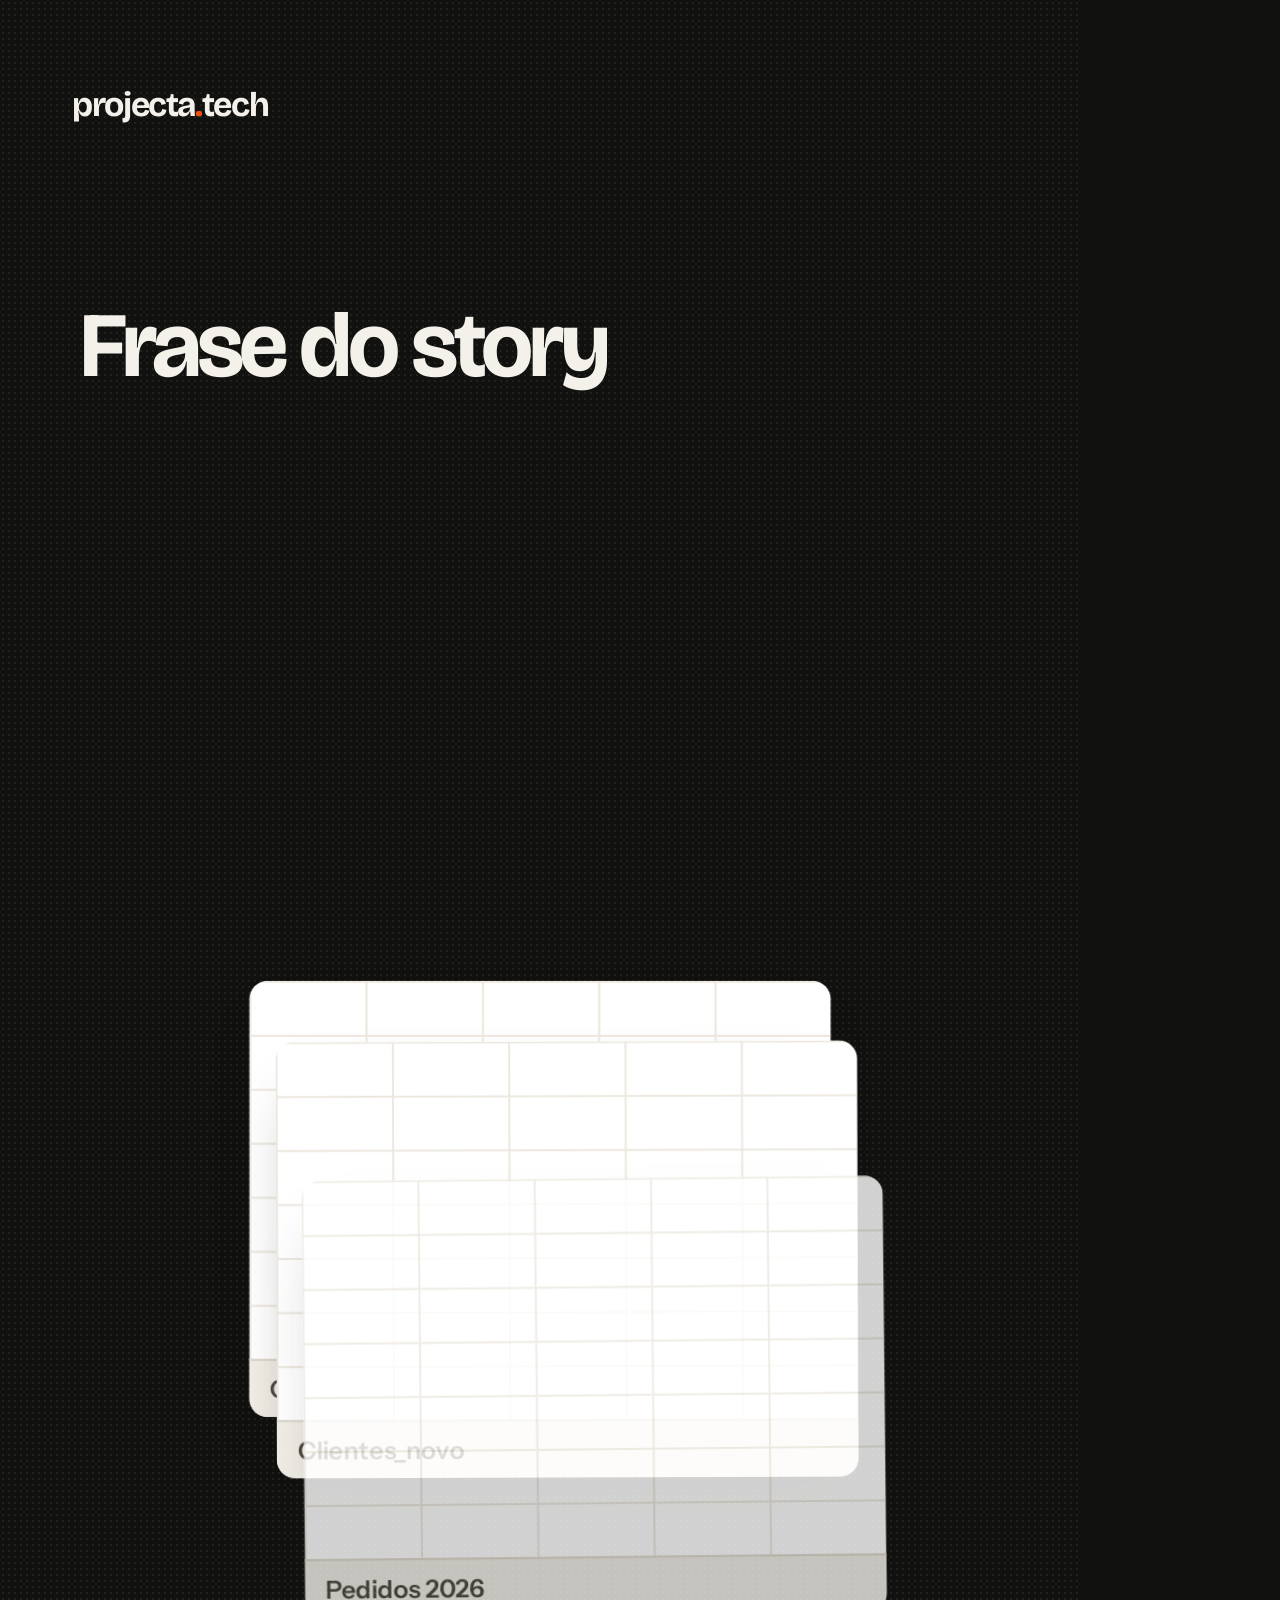
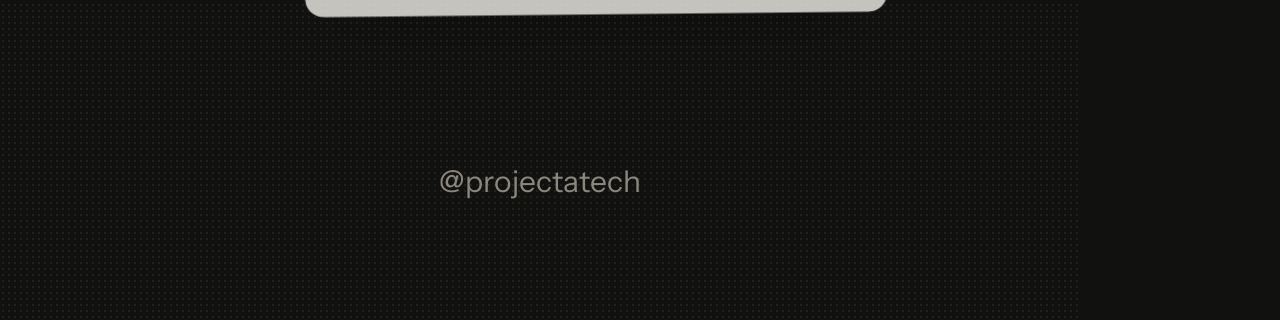
<file: scripts/video/story.html>
<!doctype html>
<html lang="pt-BR">
<head>
<meta charset="utf-8">
<title>Story animado</title>
<link href="https://fonts.googleapis.com/css2?family=Bricolage+Grotesque:opsz,wght@12..96,500;12..96,700&family=Instrument+Sans:wght@400;500;600;700&family=Instrument+Serif:ital@1&display=swap" rel="stylesheet">
<link rel="stylesheet" href="base.css">
<style>
/* Story animado (substitui o "quadro 1, você grava"). Uso: story.html?m=<motivo>&t=<frase>&tema=claro|escuro */
body.claro,body.claro .palco{background:var(--paper);color:var(--ink)}
body.claro .marca{color:var(--ink)}
.frase{position:absolute;left:80px;right:80px;top:300px;font-family:var(--display);font-weight:700;font-size:92px;line-height:1;letter-spacing:-.045em;z-index:4}
.cena{position:absolute;left:0;right:0;top:860px;height:900px}
.arroba{position:absolute;left:0;right:0;bottom:120px;text-align:center;font-size:30px;color:var(--muted);z-index:4}
/* planilha / arquivos / copiar */
.folha{position:absolute;width:560px;height:420px;border-radius:18px;background:#fff;box-shadow:0 30px 60px -30px #0006;overflow:hidden;
  background-image:linear-gradient(#ECE8DF 2px,transparent 2px),linear-gradient(90deg,#ECE8DF 2px,transparent 2px);background-size:100% 52px,112px 100%}
.folha b{position:absolute;left:0;right:0;bottom:0;height:56px;background:#F1EEE6;border-top:2px solid #DDD8CC;font:600 24px var(--sans);color:#4a473f;display:flex;align-items:center;padding:0 20px}
.arq{position:absolute;left:190px;width:700px;height:120px;border-radius:22px;background:#fff;box-shadow:0 20px 40px -24px #0006;display:flex;align-items:center;gap:26px;padding:0 30px;
  font:600 38px var(--sans);color:var(--ink)}
.arq i{width:64px;height:78px;border-radius:10px;background:#1F7A4D;flex:none;position:relative}
.arq i::after{content:"X";position:absolute;inset:0;display:grid;place-items:center;color:#fff;font:700 34px var(--sans)}
.bloco{position:absolute;width:224px;height:104px;border-radius:8px;background:rgba(240,78,18,.25);border:4px solid var(--accent)}
.cursor{position:absolute;width:0;height:0;border-left:26px solid var(--ink);border-top:16px solid transparent;border-bottom:16px solid transparent;transform:rotate(-30deg)}
/* café */
.xic{position:absolute;left:150px;top:300px;width:300px;height:260px;border-radius:0 0 120px 120px;background:var(--paper)}
.xic::after{content:"";position:absolute;right:-80px;top:50px;width:90px;height:110px;border:22px solid var(--paper);border-left:0;border-radius:0 60px 60px 0}
.vapor{position:absolute;width:16px;height:120px;border-radius:10px;background:var(--paper);opacity:.0}
.cod{position:absolute;left:560px;top:180px;width:420px;display:flex;flex-direction:column;gap:22px}
.cod i{display:block;height:18px;border-radius:9px;background:#3a3936}
.cod i.a{background:var(--accent)}
/* caixinha */
.cx{position:absolute;left:110px;width:700px;border-radius:36px;background:#fff;color:var(--ink);padding:34px 40px;box-shadow:0 30px 60px -30px #000a;font:600 40px/1.25 var(--sans)}
.cx small{display:block;font:600 24px var(--sans);color:#8C877C;margin-bottom:10px;letter-spacing:.06em;text-transform:uppercase}
/* celular */
.fone{position:absolute;left:300px;top:0;width:480px;height:900px;border-radius:60px;background:#222120;padding:16px;box-shadow:0 50px 100px -30px #000}
.fone .tela{width:100%;height:100%;border-radius:46px;overflow:hidden;background:#fff;position:relative}
.fone img{width:100%;display:block}
.item{display:flex;justify-content:space-between;align-items:center;margin:0 26px;padding:28px 0;border-bottom:2px solid #eee;font:600 32px var(--sans);color:var(--ink)}
.item span{width:56px;height:56px;border-radius:50%;background:#DCEFE3;color:#1F7A4D;display:grid;place-items:center;font-size:32px}
/* lupa */
.lista{position:absolute;left:150px;top:60px;display:flex;flex-direction:column;gap:40px}
.lista div{font:700 64px var(--display);letter-spacing:-.04em;display:flex;align-items:center;gap:30px}
.lista div span{width:76px;height:76px;border-radius:50%;border:5px solid #555;display:grid;place-items:center;font-size:44px;color:var(--accent)}
.lupa{position:absolute;width:260px;height:260px;border-radius:50%;border:22px solid var(--accent);left:560px;top:60px}
.lupa::after{content:"";position:absolute;width:30px;height:140px;background:var(--accent);border-radius:15px;right:-70px;bottom:-110px;transform:rotate(-45deg)}
</style>
</head>
<body>
<div class="palco">
  <div class="mundo" id="mundo"><div class="cena" id="cena"></div></div>
  <div class="marca">projecta<i>.</i>tech</div>
  <p class="frase" id="frase"></p>
  <div class="arroba">@projectatech</div>
  <div class="grao"></div>
</div>
<script src="https://cdn.jsdelivr.net/npm/gsap@3.12.5/dist/gsap.min.js"></script>
<script>
const M = {
  planilha(tl, c) {
    const nomes = ["Clientes", "Clientes_novo", "Pedidos 2026", "FINAL_v3"];
    c.innerHTML = nomes.map((n, i) => `<div class="folha" style="left:${260 + i * 26}px;top:${120 + i * 70}px"><b>${n}</b></div>`).join("");
    tl.from("#cena .folha", { y: 260, opacity: 0, rotate: (i) => [-6, 4, -3, 5][i], duration: .7, stagger: .35, ease: "back.out(1.4)" }, .5)
      .to("#cena .folha", { x: (i) => (i - 1.5) * 70, rotate: (i) => (i - 1.5) * 5, duration: 1.4, ease: "power2.inOut" }, 2.6);
  },
  copiar(tl, c) {
    c.innerHTML = `<div class="folha" style="left:40px;top:140px;width:470px"><b>Planilha A</b></div><div class="folha" style="left:570px;top:140px;width:470px"><b>Planilha B</b></div>
      <div class="bloco" id="bl"></div><div class="cursor" id="cur"></div>`;
    for (let k = 0; k < 3; k++) {
      const t = .7 + k * 1.6;
      tl.set("#bl", { left: 150, top: 200 + k * 104, opacity: 1 }, t).set("#cur", { left: 330, top: 280 + k * 104 }, t)
        .to(["#bl", "#cur"], { x: 530, duration: .8, ease: "power2.inOut" }, t + .3)
        .to("#bl", { opacity: 0, duration: .2 }, t + 1.15).set(["#bl", "#cur"], { x: 0 }, t + 1.4);
    }
  },
  arquivos(tl, c) {
    const nomes = ["planilha.xlsx", "planilha_final.xlsx", "planilha_FINAL_v2.xlsx", "FINAL_v3_agora_vai.xlsx"];
    c.innerHTML = nomes.map((n, i) => `<div class="arq" style="top:${40 + i * 150}px"><i></i>${n}</div>`).join("");
    tl.from("#cena .arq", { x: 900, opacity: 0, duration: .55, stagger: .55, ease: "back.out(1.3)" }, .6)
      .to("#cena .arq:last-child", { scale: 1.06, backgroundColor: "#FDE3D7", duration: .4, yoyo: true, repeat: 1 }, 3.4);
  },
  cafe(tl, c) {
    c.innerHTML = `<div class="xic"></div>${[0, 1, 2].map((i) => `<div class="vapor" style="left:${220 + i * 70}px;top:150px"></div>`).join("")}
      <div class="cod">${[60, 85, 40, 75, 55, 90, 35].map((w, i) => `<i class="${i % 3 === 1 ? "a" : ""}" style="width:${w}%"></i>`).join("")}</div>`;
    tl.from(".xic", { y: 200, opacity: 0, duration: .7 }, .4)
      .fromTo(".vapor", { y: 60, opacity: 0, scaleY: .5 }, { y: -80, opacity: .5, scaleY: 1, duration: 1.6, stagger: .3, repeat: 2, ease: "sine.out" }, .8)
      .from(".cod i", { scaleX: 0, transformOrigin: "0 50%", duration: .35, stagger: .3, ease: "power2.out" }, .9);
  },
  caixinha(tl, c) {
    // Sem texto de pergunta: as perguntas reais entram nos próximos quadros. Aqui só o "envelope" da caixinha.
    const barras = (a, b) => `<i style="display:block;height:22px;border-radius:11px;background:#E4E0D6;width:${a}%;margin-top:14px"></i><i style="display:block;height:22px;border-radius:11px;background:#E4E0D6;width:${b}%;margin-top:14px"></i>`;
    c.innerHTML = [[90, 60], [80, 45], [95, 70]].map(([a, b], i) => `<div class="cx" style="top:${20 + i * 250}px;${i % 2 ? "left:250px;" : ""}"><small>Pergunta ${i + 1}</small>${barras(a, b)}</div>`).join("");
    tl.from("#cena .cx", { scale: .6, opacity: 0, y: 60, duration: .55, stagger: .7, ease: "back.out(1.8)" }, .6);
  },
  sistema(tl, c) {
    c.innerHTML = `<div class="fone"><div class="tela"><div style="height:110px"></div>${["Cadastro do cliente", "Pedido com prazo", "Aviso no WhatsApp", "Relatório pronto"].map((t) => `<div class="item">${t}<span>✓</span></div>`).join("")}</div></div>`;
    tl.from(".fone", { y: 300, opacity: 0, duration: .8 }, .4)
      .from(".item", { x: 60, opacity: 0, duration: .45, stagger: .5 }, 1.2)
      .from(".item span", { scale: 0, duration: .35, stagger: .5, ease: "back.out(2)" }, 1.5);
  },
  site(tl, c, q) {
    c.innerHTML = `<div class="fone"><div class="tela" style="background:#0c1f17"><img id="shot" src="${q.get("img")}" alt=""></div></div>`;
    tl.from(".fone", { y: 300, opacity: 0, duration: .8 }, .4).to("#shot", { y: -170, duration: 3.8, ease: "sine.inOut" }, 1.6);
  },
  lupa(tl, c) {
    c.innerHTML = `<div class="lista"><div><span>✓</span>Google</div><div><span>✓</span>Site</div><div><span>✓</span>WhatsApp</div></div><div class="lupa" id="lupa"></div>`;
    tl.from(".lista div", { x: -80, opacity: 0, duration: .5, stagger: .45 }, .6).from(".lista span", { scale: 0, duration: .3, stagger: .45, ease: "back.out(2)" }, .9)
      .from("#lupa", { scale: 0, opacity: 0, duration: .6, ease: "back.out(1.6)" }, .8)
      .to("#lupa", { x: -330, y: 120, duration: 1.4, ease: "sine.inOut" }, 1.6).to("#lupa", { y: 230, x: -300, duration: 1.2, ease: "sine.inOut" }, 3.0).to("#lupa", { x: 40, y: 160, duration: 1.1, ease: "power2.inOut" }, 4.3);
  },
};

window.montar = (tl, q) => {
  const tema = q.get("tema") || "escuro";
  document.body.className = tema === "claro" ? "claro" : "";
  const f = document.getElementById("frase");
  f.textContent = q.get("t") || "Frase do story";
  const ws = palavras(f);
  tl.fromTo(ws, { y: 80, opacity: 0, rotate: 3 }, { y: 0, opacity: 1, rotate: 0, duration: .45, stagger: .06 }, .15);
  (M[q.get("m")] || M.planilha)(tl, document.getElementById("cena"), q);
  tl.fromTo("#mundo", { scale: 1.06 }, { scale: 1, duration: 6, ease: "sine.out" }, 0);
  tl.to({}, { duration: .1 }, 6.4);  // 6,5 s no total
};
</script>
<script src="kit.js"></script>
</body>
</html>
</file>
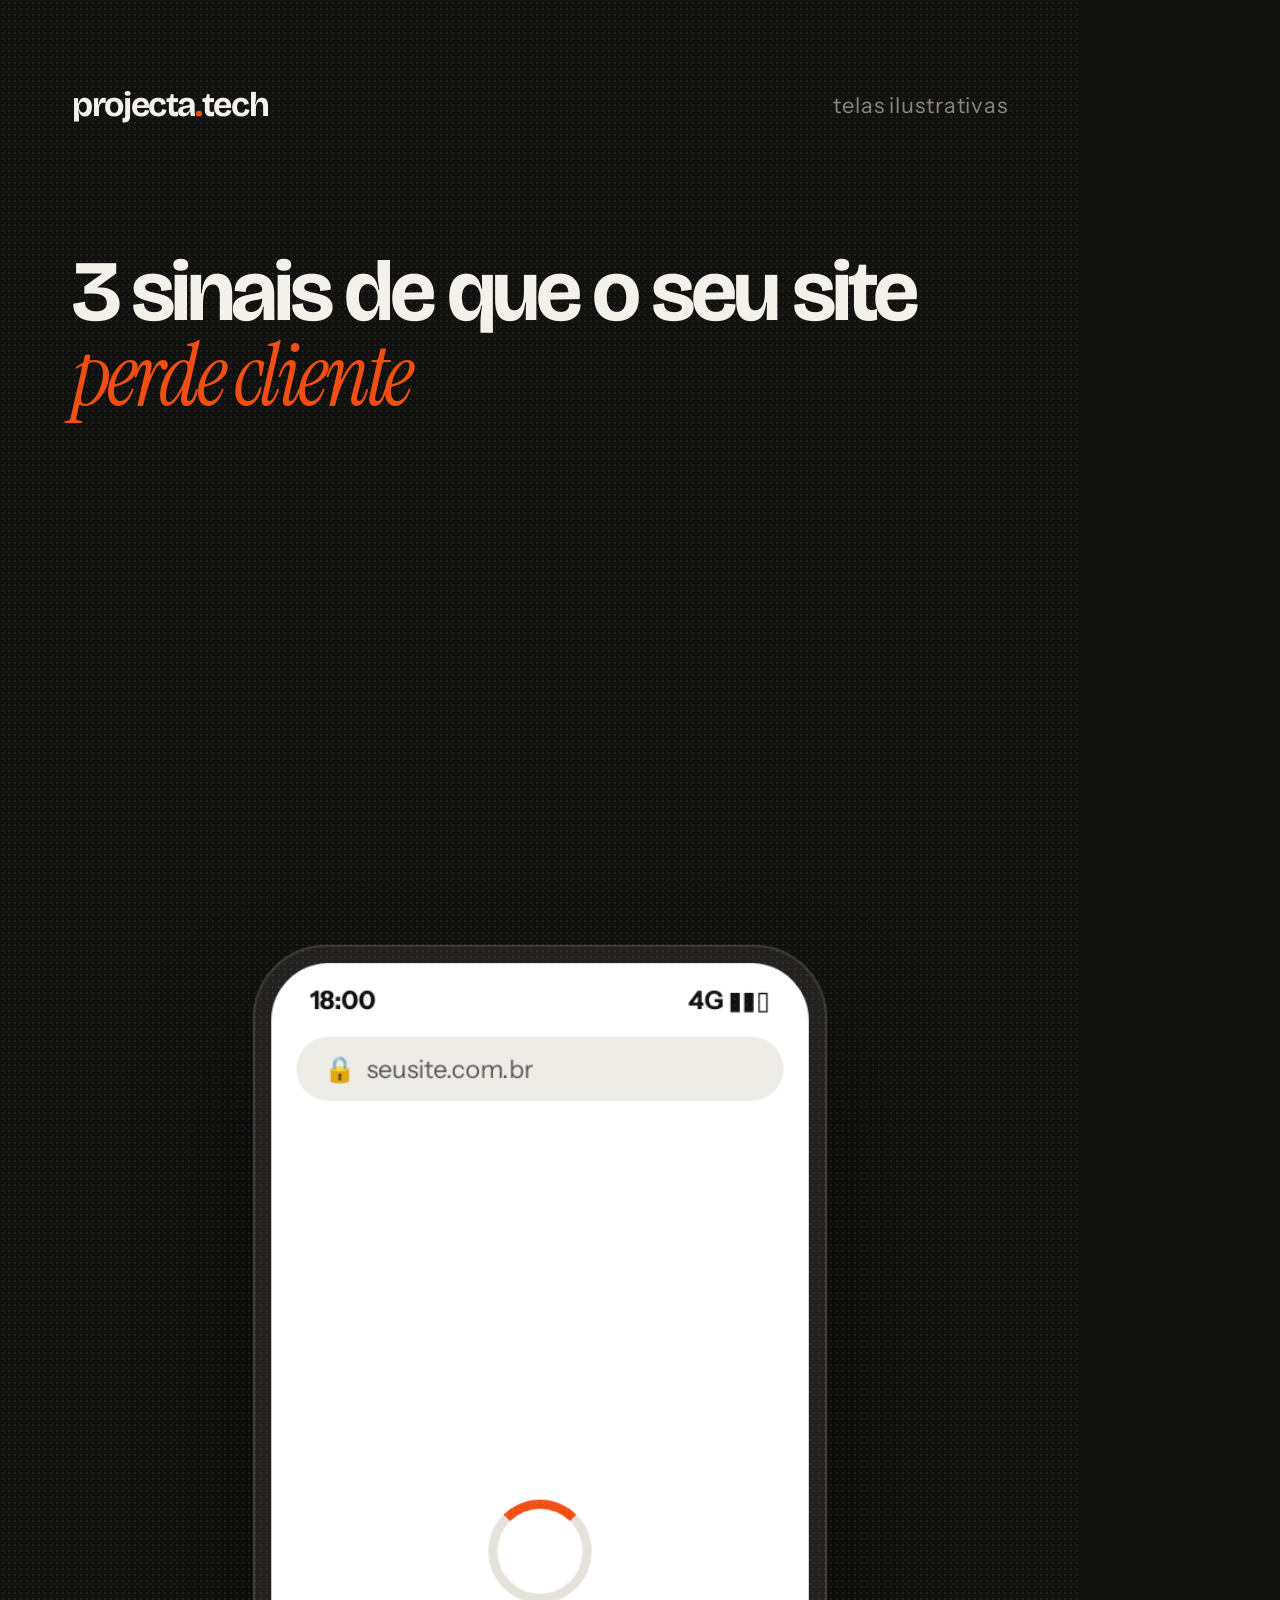
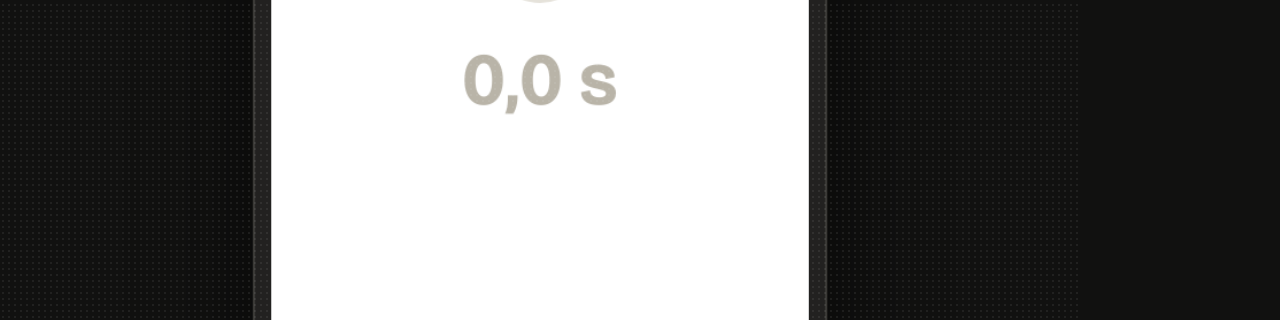
<file: posts/14-reel-3-sinais/fonte/reel.html>
<!doctype html>
<html lang="pt-BR">
<head>
<meta charset="utf-8">
<title>Reel · 3 sinais</title>
<link href="https://fonts.googleapis.com/css2?family=Bricolage+Grotesque:opsz,wght@12..96,500;12..96,700&family=Instrument+Sans:wght@400;500;600;700&family=Instrument+Serif:ital@1&display=swap" rel="stylesheet">
<link rel="stylesheet" href="../../../scripts/video/base.css">
<style>
.leg{position:absolute;left:72px;right:72px;top:250px;z-index:4}
.leg p{position:absolute;left:0;right:0;font-family:var(--display);font-weight:700;font-size:86px;line-height:.98;letter-spacing:-.045em}
.leg .sub{top:auto;font-family:var(--sans);font-weight:500;font-size:44px;letter-spacing:-.01em;color:#CFCBC0;line-height:1.2}
.n{font-family:var(--serif);font-style:italic;font-weight:400;color:var(--accent);margin-right:.18em}

/* celular */
.fone{position:absolute;left:290px;top:760px;width:500px;height:1010px;border-radius:64px;background:#222120;padding:16px;
  box-shadow:0 60px 120px -30px #000,inset 0 0 0 2px #3a3936}
.tela{position:relative;width:100%;height:100%;border-radius:50px;background:#fff;overflow:hidden;color:var(--ink)}
.barra{height:64px;display:flex;align-items:center;justify-content:space-between;padding:0 34px;font-size:22px;font-weight:700}
.url{margin:0 22px;height:56px;border-radius:28px;background:#EEECE6;display:flex;align-items:center;padding:0 24px;font-size:22px;color:#555;gap:10px}
.prog{height:6px;background:var(--accent);width:0;margin-top:10px}
.cam{position:absolute;inset:150px 0 0 0}

/* sinal 1: carregando */
.carreg{display:grid;place-items:center;height:100%;align-content:center;gap:28px}
.spin{width:90px;height:90px;border-radius:50%;border:8px solid #E5E2DA;border-top-color:var(--accent)}
.relogio{font-family:var(--display);font-weight:700;font-size:64px;color:#B9B4A8;font-variant-numeric:tabular-nums}

/* sinal 2: toques */
.site2{position:absolute;inset:150px 0 0 0;opacity:0}
.topo2{display:flex;justify-content:space-between;align-items:center;padding:22px 30px;border-bottom:1px solid #eee}
.logo2{width:120px;height:26px;border-radius:6px;background:#D8D4CA}
.hamb{width:44px;height:30px;display:flex;flex-direction:column;justify-content:space-between}.hamb i{height:5px;background:#111;border-radius:3px}
.bloco{margin:26px 30px;border-radius:18px;background:#F1EFE9}
.menu2{position:absolute;inset:78px 0 auto 0;background:#fff;box-shadow:0 20px 40px -20px #0004;padding:10px 30px;opacity:0}
.menu2 div{padding:22px 0;border-bottom:1px solid #eee;font-size:28px;font-weight:600}
.form2{position:absolute;inset:0;background:#fff;padding:40px 30px;opacity:0}
.form2 .campo{height:70px;border-radius:14px;border:2px solid #DDD;margin-bottom:20px}
.form2 .zap{margin-top:30px;font-size:24px;color:#1F7A4D;font-weight:700;text-decoration:underline}
.toque{position:absolute;width:110px;height:110px;margin:-55px;border-radius:50%;background:rgba(240,78,18,.35);border:4px solid var(--accent);opacity:0;z-index:6}
.contador{position:absolute;left:72px;top:640px;white-space:nowrap;z-index:7;background:var(--accent);color:var(--ink);font-family:var(--display);font-weight:700;
  font-size:56px;border-radius:999px;padding:14px 30px;opacity:0;letter-spacing:-.03em}

/* sinal 3: 5 segundos */
.site3{position:absolute;inset:150px 0 0 0;opacity:0;padding:70px 40px}
.site3 h4{font-family:var(--display);font-size:56px;letter-spacing:-.04em;line-height:1;color:#333}
.site3 p{font-size:28px;color:#888;margin-top:22px;line-height:1.35}
.site3 .img3{height:300px;border-radius:20px;background:linear-gradient(135deg,#DCD8CE,#EFEDE7);margin-top:50px}
.anel{position:absolute;left:72px;top:640px;width:170px;height:170px;z-index:7;opacity:0}
.anel svg{width:100%;height:100%;transform:rotate(-90deg)}
.anel b{position:absolute;inset:0;display:grid;place-items:center;font-family:var(--display);font-size:76px;color:var(--paper)}

/* final */
.fim{position:absolute;left:72px;right:72px;top:620px;z-index:4;opacity:0}
.fim p{font-family:var(--display);font-weight:700;font-size:96px;line-height:.98;letter-spacing:-.05em}
.fim .cta{margin-top:56px;font-family:var(--sans);font-weight:600;font-size:50px;letter-spacing:-.01em;line-height:1.2}
</style>
</head>
<body>
<div class="palco">
  <div class="mundo" id="mundo">
    <div class="fone" id="fone"><div class="tela">
      <div class="barra"><span id="hora">18:00</span><span>4G ▮▮▯</span></div>
      <div class="url">🔒 <span>seusite.com.br</span></div>
      <div class="prog" id="prog"></div>
      <div class="cam" id="carreg"><div class="carreg"><div class="spin" id="spin"></div><div class="relogio" id="relogio">0,0 s</div></div></div>
      <div class="site2" id="site2">
        <div class="topo2"><div class="logo2"></div><div class="hamb"><i></i><i></i><i></i></div></div>
        <div class="bloco" style="height:320px"></div><div class="bloco" style="height:180px"></div><div class="bloco" style="height:180px"></div>
        <div class="menu2" id="menu2"><div>Início</div><div>Sobre</div><div>Serviços</div><div>Contato</div></div>
        <div class="form2" id="form2"><div class="campo"></div><div class="campo"></div><div class="campo" style="height:160px"></div><div class="zap">ou fale no WhatsApp</div></div>
      </div>
      <div class="site3" id="site3"><h4>Bem-vindo ao nosso site</h4><p>Soluções inovadoras e de qualidade para você e sua empresa.</p><div class="img3"></div></div>
    </div></div>
    <div class="toque" id="toque"></div>
  </div>

  <div class="marca">projecta<i>.</i>tech</div>
  <div class="ilus">telas ilustrativas</div>

  <div class="leg">
    <p id="l0">3 sinais de que o seu site *perde cliente*</p>
    <p id="l1"><span class="n">1.</span>Abra no 4G.</p>
    <p class="sub" id="s1" style="top:110px">Demorou? O cliente já foi embora.</p>
    <p id="l2"><span class="n">2.</span>Conte os toques até o WhatsApp.</p>
    <p class="sub" id="s2" style="top:200px">Mais de um é demais.</p>
    <p id="l3"><span class="n">3.</span>Mostre a 1ª tela por 5 segundos.</p>
    <p class="sub" id="s3" style="top:200px">Ninguém entendeu o que você faz? O cliente também não.</p>
  </div>
  <div class="contador" id="contador">0 toques</div>
  <div class="anel" id="anel"><svg viewBox="0 0 100 100"><circle cx="50" cy="50" r="44" fill="none" stroke="#333" stroke-width="7"/><circle id="arco" cx="50" cy="50" r="44" fill="none" stroke="#F04E12" stroke-width="7" stroke-linecap="round" stroke-dasharray="276.5" stroke-dashoffset="0"/></svg><b id="seg">5</b></div>

  <div class="fim" id="fim">
    <p>Quantos dos 3 o <em>seu</em> site tem?</p>
    <p class="cta">Comenta o número.<br>Peça sua análise gratuita: link na bio.</p>
  </div>
  <div class="rodape" id="rod">projectatech.com.br · WhatsApp (49) 99959-2640 · Lages-SC</div>
  <div class="grao"></div>
</div>
<script src="https://cdn.jsdelivr.net/npm/gsap@3.12.5/dist/gsap.min.js"></script>
<script>
window.montar = (tl) => {
  const $ = (s) => document.querySelector(s);
  const w0 = palavras($("#l0"));
  const entra = (el, t) => tl.fromTo(el, { y: 60, opacity: 0 }, { y: 0, opacity: 1, duration: .55 }, t);
  const sai = (el, t) => tl.to(el, { y: -50, opacity: 0, duration: .35, ease: "power2.in" }, t);
  gsap.set(["#l1", "#s1", "#l2", "#s2", "#l3", "#s3"], { opacity: 0 });
  gsap.set("#rod", { opacity: 0 });
  gsap.set("#mundo", { scale: 1.2, y: 420, transformOrigin: "50% 66%" });

  // 0–3,2 s: gancho, palavra por palavra; o celular sobe
  tl.fromTo(w0, { y: 90, opacity: 0, rotate: 4 }, { y: 0, opacity: 1, rotate: 0, duration: .5, stagger: .07 }, .1)
    .to("#mundo", { y: 170, scale: 1.12, duration: 2.6, ease: "power2.inOut" }, .2);
  sai("#l0", 3.0);

  // 3,2–9 s: sinal 1, carregando no 4G
  entra("#l1", 3.2); entra("#s1", 4.6);
  tl.to("#mundo", { scale: 1.28, y: 110, duration: 5, ease: "sine.inOut" }, 3.2)
    .to("#spin", { rotate: 360 * 9, duration: 5.6, ease: "none" }, 3.2)
    .to("#prog", { width: "34%", duration: 5.2, ease: "power1.out" }, 3.3);
  const rel = { v: 0 };
  tl.to(rel, { v: 6.4, duration: 5.2, ease: "none", onUpdate: () => ($("#relogio").textContent = rel.v.toFixed(1).replace(".", ",") + " s") }, 3.3);
  tl.to("#carreg", { x: -520, duration: .45, ease: "power3.in" }, 8.5);
  sai("#l1", 8.7); sai("#s1", 8.7);

  // 9–15 s: sinal 2, toques até o WhatsApp
  entra("#l2", 9.0); entra("#s2", 12.6);
  tl.set("#prog", { width: "100%" }, 8.9)
    .to("#site2", { opacity: 1, duration: .3 }, 8.95)
    .to("#mundo", { scale: 1.16, x: 0, y: 150, duration: 1.2, ease: "power2.inOut" }, 9.0)
    .to("#contador", { opacity: 1, scale: 1, duration: .3 }, 9.6);
  const toques = [[700, 1015, 10.0], [520, 1230, 10.9], [470, 1150, 11.8], [480, 1600, 12.7]];
  toques.forEach(([x, y, t], i) => {
    tl.set("#toque", { left: x, top: y, scale: .5, opacity: 0 }, t)
      .to("#toque", { scale: 1, opacity: 1, duration: .16, ease: "power2.out" }, t)
      .to("#toque", { scale: 1.5, opacity: 0, duration: .4, ease: "power2.out" }, t + .16)
      .call(() => ($("#contador").textContent = `${i + 1} ${i ? "toques" : "toque"}`), null, t + .05)
      .fromTo("#contador", { scale: 1.25 }, { scale: 1, duration: .3 }, t + .05);
  });
  tl.to("#menu2", { opacity: 1, duration: .2 }, 10.15)
    .to("#form2", { opacity: 1, duration: .2 }, 11.05)
    .to("#contador", { backgroundColor: "#F8DDD8", color: "#B42318", duration: .3 }, 13.0);
  sai("#l2", 14.6); sai("#s2", 14.6);
  tl.to("#contador", { opacity: 0, duration: .3 }, 14.6);

  // 15–21 s: sinal 3, teste dos 5 segundos
  entra("#l3", 15.0); entra("#s3", 17.8);
  tl.to("#site2", { opacity: 0, duration: .25 }, 14.9)
    .to("#site3", { opacity: 1, duration: .35 }, 15.0)
    .to("#mundo", { scale: 1.26, x: 0, y: 140, duration: 5.6, ease: "sine.inOut" }, 15.0)
    .to("#anel", { opacity: 1, duration: .3 }, 15.4)
    .to("#arco", { strokeDashoffset: 276.5, duration: 5, ease: "none" }, 15.5);
  for (let s = 4; s >= 0; s--) tl.call(() => ($("#seg").textContent = s), null, 15.5 + (5 - s));
  sai("#l3", 20.6); sai("#s3", 20.6);
  tl.to("#anel", { opacity: 0, duration: .3 }, 20.6);

  // 21–26 s: pergunta + CTA; a câmera se afasta e o celular desce
  tl.to("#mundo", { scale: .9, y: 1500, x: 0, duration: 1.3, ease: "power3.in" }, 20.8)
    .fromTo("#fim", { y: 70, opacity: 0 }, { y: 0, opacity: 1, duration: .6 }, 21.4)
    .to("#rod", { opacity: 1, duration: .5 }, 22.2)
    .to({}, { duration: 3.8 }, 22.2);
};
</script>
<script src="../../../scripts/video/kit.js"></script>
</body>
</html>
</file>
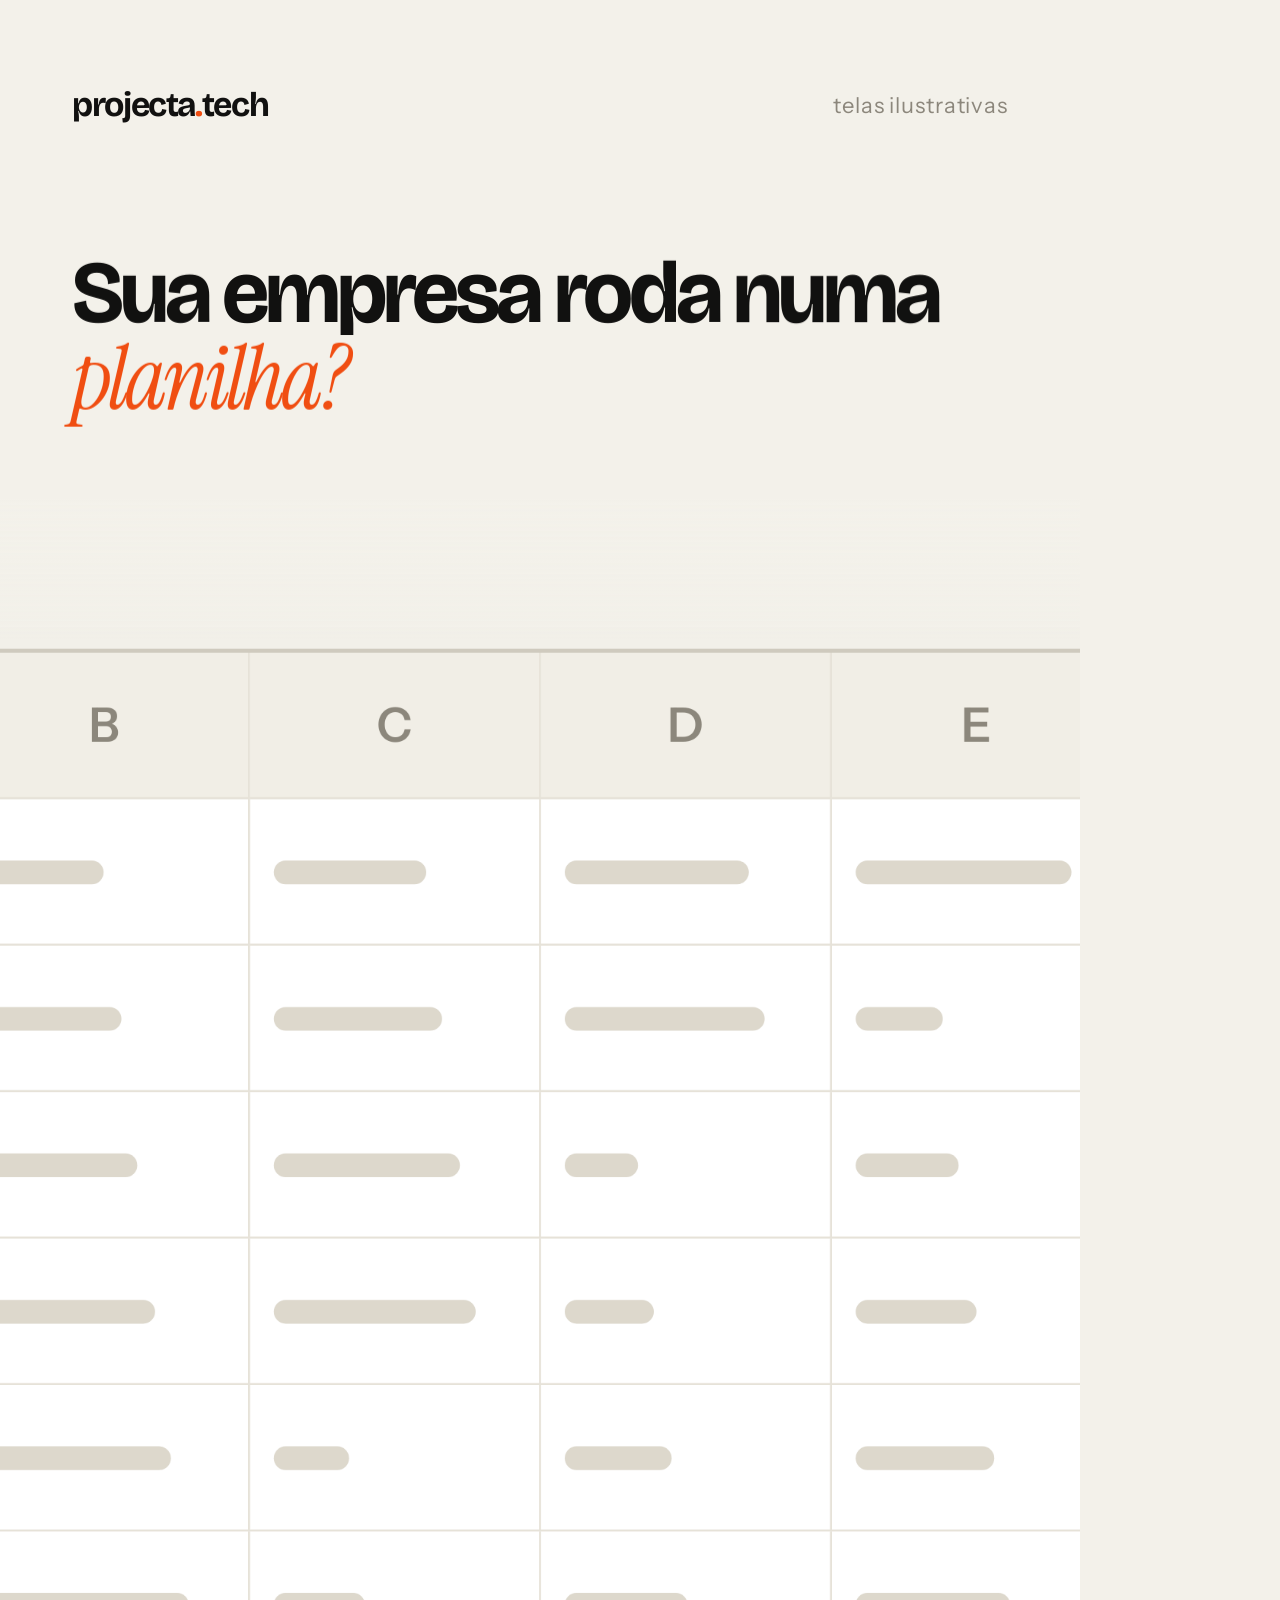
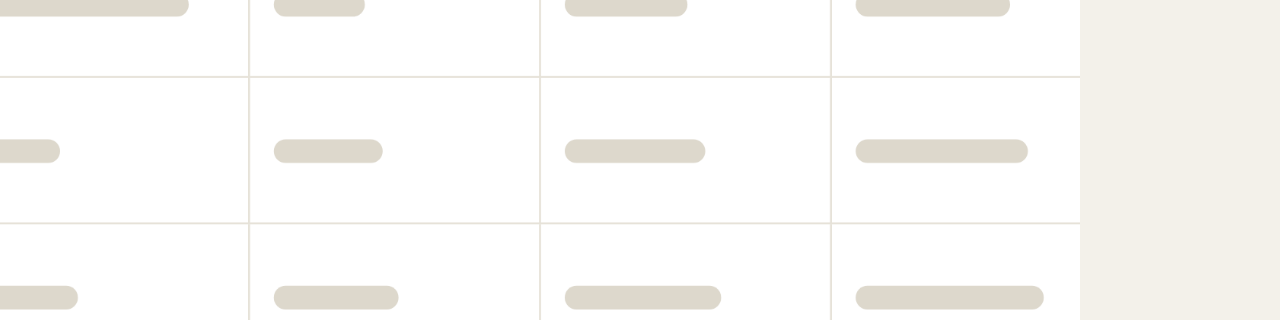
<file: posts/15-reel-planilha/fonte/reel.html>
<!doctype html>
<html lang="pt-BR">
<head>
<meta charset="utf-8">
<title>Reel · planilha de uma pessoa</title>
<link href="https://fonts.googleapis.com/css2?family=Bricolage+Grotesque:opsz,wght@12..96,500;12..96,700&family=Instrument+Sans:wght@400;500;600;700&family=Instrument+Serif:ital@1&display=swap" rel="stylesheet">
<link rel="stylesheet" href="../../../scripts/video/base.css">
<style>
html,body{background:var(--paper)}
body{color:var(--ink)}
.marca{color:var(--ink)}
.ilus{color:#8C877C}
.leg{position:absolute;left:72px;right:72px;top:250px;z-index:4}
.leg p{position:absolute;left:0;right:0;font-family:var(--display);font-weight:700;font-size:88px;line-height:.98;letter-spacing:-.045em}
.leg .sub{font-family:var(--sans);font-weight:500;font-size:46px;letter-spacing:-.01em;color:#4a473f;line-height:1.2}
.faixa{position:absolute;left:0;right:0;top:0;height:640px;z-index:3;background:linear-gradient(var(--paper) 78%,transparent)}

/* planilha */
.folha{position:absolute;left:50%;top:1060px;width:1240px;margin-left:-620px;background:#fff;border:2px solid #CFCAbe;border-radius:14px;overflow:hidden;
  box-shadow:0 40px 80px -40px #0005;transform-origin:50% 0}
.grade{display:grid;grid-template-columns:60px repeat(8,1fr)}
.grade div{height:74px;border-right:1px solid #E6E2D8;border-bottom:1px solid #E6E2D8;display:flex;align-items:center;padding:0 12px;font-size:22px;white-space:nowrap;overflow:hidden}
.grade .h{background:#F1EEE6;color:#8C877C;font-weight:600;justify-content:center;font-size:24px}
.grade .c i{display:block;height:12px;border-radius:6px;background:#DDD8CC}
.grade .c b{display:none;color:#B42318;font-weight:700;font-size:22px}
.abas{display:flex;gap:6px;padding:10px 10px 0;background:#F1EEE6;border-top:1px solid #DDD8CC;overflow:hidden}
.aba{padding:16px 24px;font-size:28px!important;border-radius:10px 10px 0 0;background:#E4E0D6;font-size:24px;font-weight:600;white-space:nowrap;color:#4a473f}
.aba.on{background:#fff;color:var(--ink)}

/* pessoa */
.pessoa{position:absolute;left:440px;top:1080px;width:200px;height:200px;border-radius:50%;background:var(--ink);z-index:5;display:grid;place-items:center;
  box-shadow:0 0 0 14px rgba(240,78,18,.25)}
.pessoa svg{width:110px;height:110px}
.pessoa span{position:absolute;top:220px;left:50%;translate:-50% 0;white-space:nowrap;font-weight:700;font-size:30px;background:var(--accent);color:var(--ink);padding:8px 18px;border-radius:999px}
.fios{position:absolute;inset:0;z-index:4;pointer-events:none}
.fios path{stroke:var(--accent);stroke-width:5;fill:none;stroke-dasharray:900;stroke-dashoffset:900}

/* sistema */
.sis{position:absolute;left:72px;right:72px;top:700px;z-index:5;display:flex;flex-direction:column;gap:26px}
.card{background:#fff;border-radius:28px;padding:34px 40px;box-shadow:0 30px 60px -36px #0006;display:flex;justify-content:space-between;align-items:center}
.card h5{font-family:var(--display);font-size:52px;letter-spacing:-.04em}
.card p{font-size:28px;color:#6b675e;margin-top:6px}
.card .ok{width:86px;height:86px;border-radius:50%;background:#DCEFE3;display:grid;place-items:center;color:var(--ok);font-size:48px;font-weight:700}

.fim{position:absolute;left:72px;right:72px;top:700px;z-index:6;opacity:0}
.fim p{font-family:var(--display);font-weight:700;font-size:100px;line-height:.98;letter-spacing:-.05em}
.fim .cta{margin-top:56px;font-family:var(--sans);font-weight:600;font-size:52px;letter-spacing:-.01em;line-height:1.2}
.rodape{color:#6b675e}
</style>
</head>
<body>
<div class="palco">
  <div class="mundo" id="mundo">
    <div class="folha" id="folha"><div class="grade" id="grade"></div>
      <div class="abas" id="abas"><span class="aba on">Clientes</span><span class="aba">Clientes_novo</span><span class="aba">Pedidos FINAL</span><span class="aba">FINAL_v3</span><span class="aba">NÃO MEXER</span></div>
    </div>
    <svg class="fios" id="fios" viewBox="0 0 1080 1920"></svg>
    <div class="pessoa" id="pessoa"><svg viewBox="0 0 24 24" fill="none" stroke="#F3F1EA" stroke-width="1.8"><circle cx="12" cy="8" r="4"/><path d="M4 21c1.5-4 4.5-6 8-6s6.5 2 8 6"/></svg><span>só uma pessoa sabe</span></div>
  </div>
  <div class="faixa"></div>
  <div class="marca">projecta<i>.</i>tech</div>
  <div class="ilus">telas ilustrativas</div>
  <div class="leg">
    <p id="l0">Sua empresa roda numa *planilha?*</p>
    <p id="l1">Cheia de abas.</p>
    <p class="sub" id="s1" style="top:100px">E só uma pessoa sabe mexer.</p>
    <p id="l2">Aí essa pessoa tira férias…</p>
    <p class="sub" id="s2" style="top:190px">…e ninguém acha mais nada.</p>
    <p id="l3">Um sistema guarda o *processo.*</p>
    <p class="sub" id="s3" style="top:190px">Não a memória de uma pessoa.</p>
  </div>
  <div class="sis" id="sis">
    <div class="card"><div><h5>Clientes</h5><p>todo mundo vê a mesma lista</p></div><div class="ok">✓</div></div>
    <div class="card"><div><h5>Pedidos</h5><p>cada etapa com dono e prazo</p></div><div class="ok">✓</div></div>
    <div class="card"><div><h5>Relatórios</h5><p>prontos, sem copiar e colar</p></div><div class="ok">✓</div></div>
  </div>
  <div class="fim" id="fim">
    <p>Sua planilha já virou <em>um problema</em>?</p>
    <p class="cta">Peça sua análise gratuita: link na bio.</p>
  </div>
  <div class="rodape" id="rod">projectatech.com.br · WhatsApp (49) 99959-2640 · Lages-SC</div>
</div>
<script src="https://cdn.jsdelivr.net/npm/gsap@3.12.5/dist/gsap.min.js"></script>
<script>
window.montar = (tl) => {
  const $ = (s) => document.querySelector(s);
  // monta a grade (8 colunas x 13 linhas), com larguras de "texto" fixas para o vídeo sair igual sempre
  const g = $("#grade"), L = "ABCDEFGH";
  g.innerHTML = `<div class="h"></div>` + [...L].map((c) => `<div class="h">${c}</div>`).join("");
  for (let r = 1; r <= 13; r++) {
    g.innerHTML += `<div class="h">${r}</div>` + [...L].map((_, c) => `<div class="c"><i style="width:${30 + ((r * 7 + c * 13) % 60)}%"></i><b>#REF!</b></div>`).join("");
  }
  const cels = [...g.querySelectorAll(".c")];
  // fios da pessoa até as abas
  const fios = [[540, 1180, 300, 2030], [540, 1180, 520, 2030], [540, 1180, 760, 2030], [540, 1180, 960, 2030]];
  $("#fios").innerHTML = fios.map(([a, b, c, d]) => `<path d="M${a} ${b} C ${a} ${b + 380}, ${c} ${d - 380}, ${c} ${d}"/>`).join("");

  const w0 = palavras($("#l0")); palavras($("#l3"));
  const entra = (el, t) => tl.fromTo(el, { y: 60, opacity: 0 }, { y: 0, opacity: 1, duration: .55 }, t);
  const sai = (el, t) => tl.to(el, { y: -50, opacity: 0, duration: .35, ease: "power2.in" }, t);
  gsap.set(["#l1", "#s1", "#l2", "#s2", "#l3", "#s3", "#rod"], { opacity: 0 });
  gsap.set("#pessoa", { scale: 0, opacity: 0 });
  gsap.set("#sis .card", { y: 120, opacity: 0 });
  gsap.set(".aba", { y: 70 });
  gsap.set("#mundo", { scale: 2.6, x: 380, y: -360, transformOrigin: "50% 60%" });

  // 0–3 s: gancho; câmera sai de uma célula e revela a planilha
  tl.fromTo(w0, { y: 90, opacity: 0 }, { y: 0, opacity: 1, duration: .5, stagger: .07 }, .1)
    .to("#mundo", { scale: 1, x: 0, y: -260, duration: 2.8, ease: "power3.inOut" }, .2);
  sai("#l0", 3.0);

  // 3–8 s: abas aparecem; a pessoa liga tudo
  entra("#l1", 3.2);
  tl.to(".aba", { y: 0, duration: .45, stagger: .22, ease: "back.out(1.6)" }, 3.3)
    .to("#mundo", { y: -470, scale: 1.04, duration: 1.6, ease: "power2.inOut" }, 3.3);
  entra("#s1", 5.0);
  tl.to("#pessoa", { scale: 1, opacity: 1, duration: .5, ease: "back.out(1.8)" }, 5.1)
    .to("#fios path", { strokeDashoffset: 0, duration: .9, stagger: .12, ease: "power2.out" }, 5.4);
  sai("#l1", 7.7); sai("#s1", 7.7);

  // 8–13 s: a pessoa sai; a planilha quebra
  entra("#l2", 8.0);
  tl.to("#pessoa", { scale: .6, opacity: 0, y: -80, duration: .7, ease: "power2.in" }, 8.9)
    .to("#fios path", { opacity: 0, duration: .5 }, 8.9)
    .to("#mundo", { y: -230, scale: 1.1, rotation: -1.5, duration: 4, ease: "sine.inOut" }, 8.6);
  const ordem = cels.map((c, i) => ({ c, k: ((i * 37) % 104) })).sort((a, b) => a.k - b.k).slice(0, 60).map((o) => o.c);
  ordem.forEach((c, i) => {
    const t = 9.6 + i * .045;
    tl.set(c.querySelector("i"), { display: "none" }, t).set(c.querySelector("b"), { display: "block" }, t)
      .fromTo(c, { backgroundColor: "#F8DDD8" }, { backgroundColor: "#FBEDEA", duration: .4, immediateRender: false }, t);
  });
  entra("#s2", 10.6);
  sai("#l2", 12.7); sai("#s2", 12.7);

  // 13–18 s: vira sistema
  entra("#l3", 13.0);
  tl.to("#folha", { opacity: 0, scale: .9, duration: .6, ease: "power2.in" }, 13.0)
    .to("#mundo", { rotation: 0, duration: .6 }, 13.0)
    .to("#sis .card", { y: 0, opacity: 1, duration: .6, stagger: .25, ease: "back.out(1.4)" }, 13.6)
    .from("#sis .ok", { scale: 0, duration: .4, stagger: .25, ease: "back.out(2)" }, 14.0);
  entra("#s3", 15.0);
  sai("#l3", 17.6); sai("#s3", 17.6);
  tl.to("#sis", { opacity: 0, y: -60, duration: .4, ease: "power2.in" }, 17.6);

  // 18–22,5 s: CTA
  tl.fromTo("#fim", { y: 70, opacity: 0 }, { y: 0, opacity: 1, duration: .6 }, 18.1)
    .to("#rod", { opacity: 1, duration: .5 }, 18.8)
    .to({}, { duration: 3.7 }, 18.8);
};
</script>
<script src="../../../scripts/video/kit.js"></script>
</body>
</html>
</file>
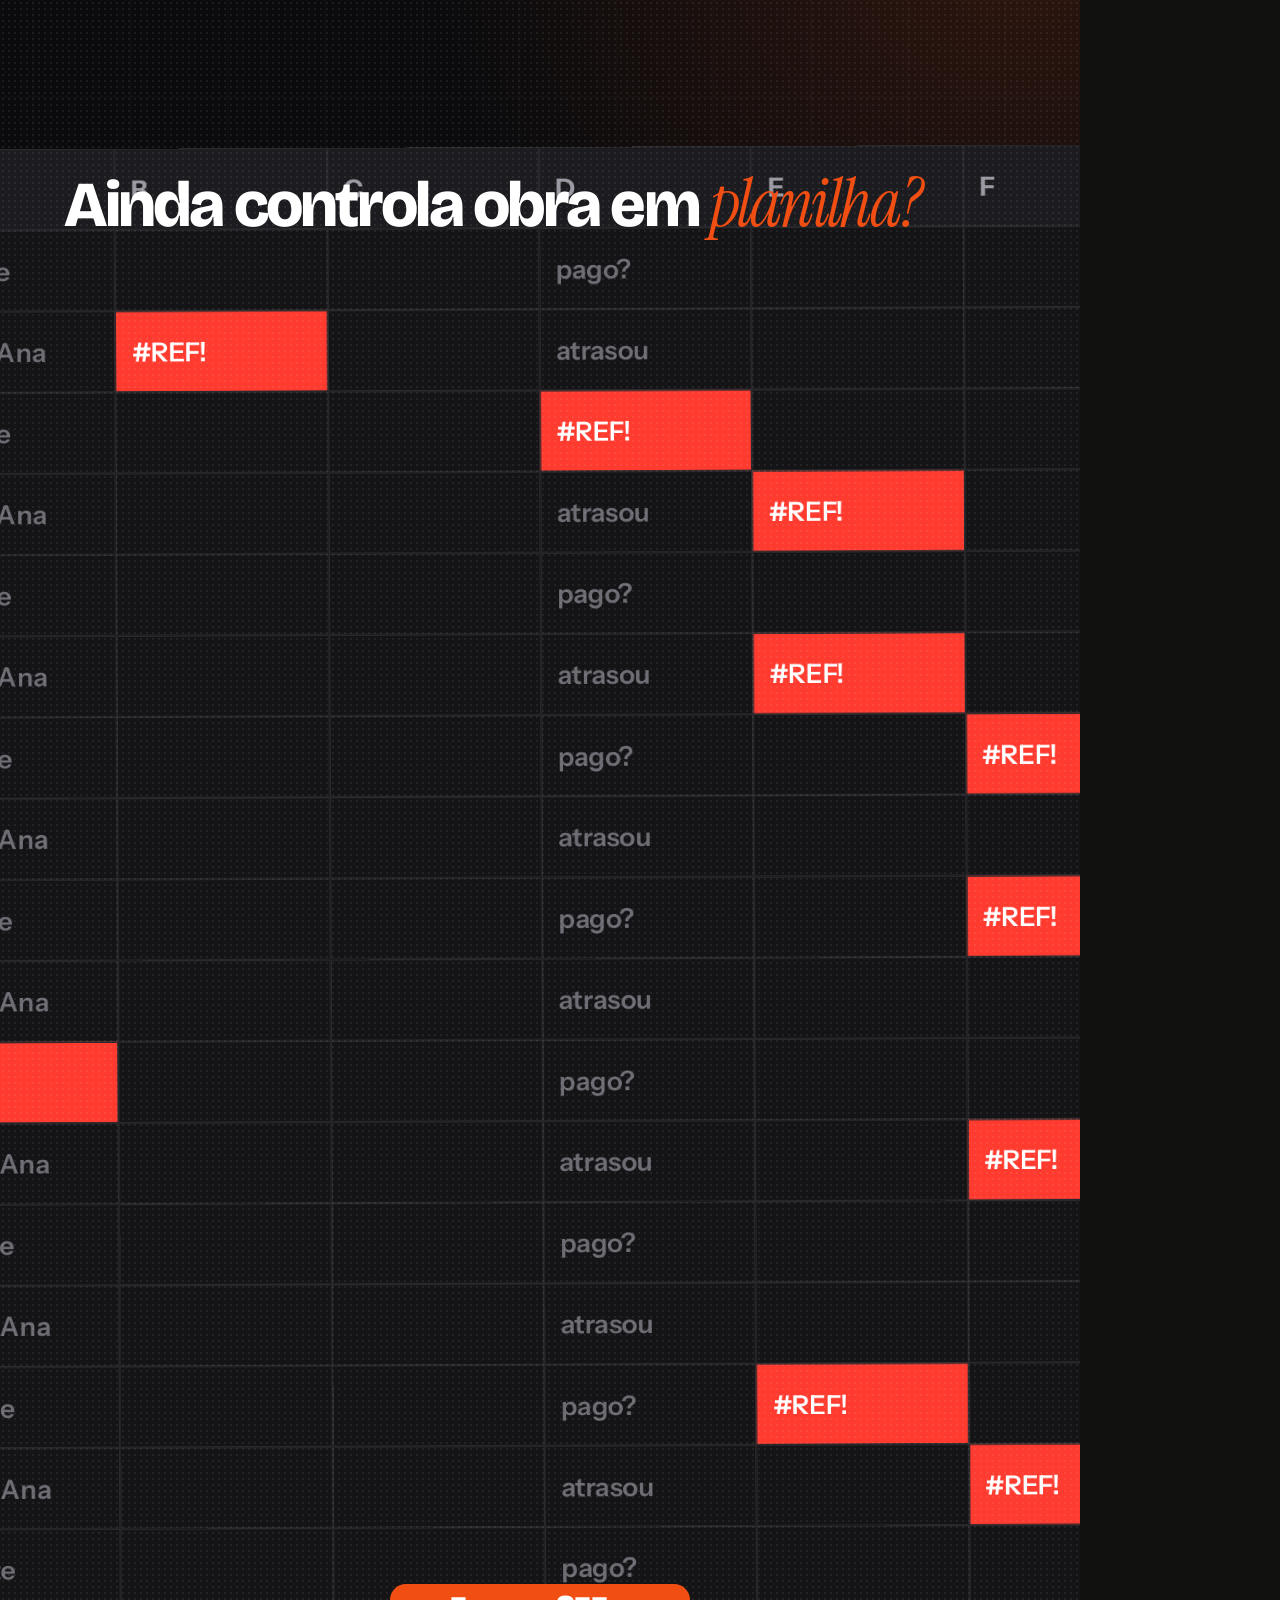
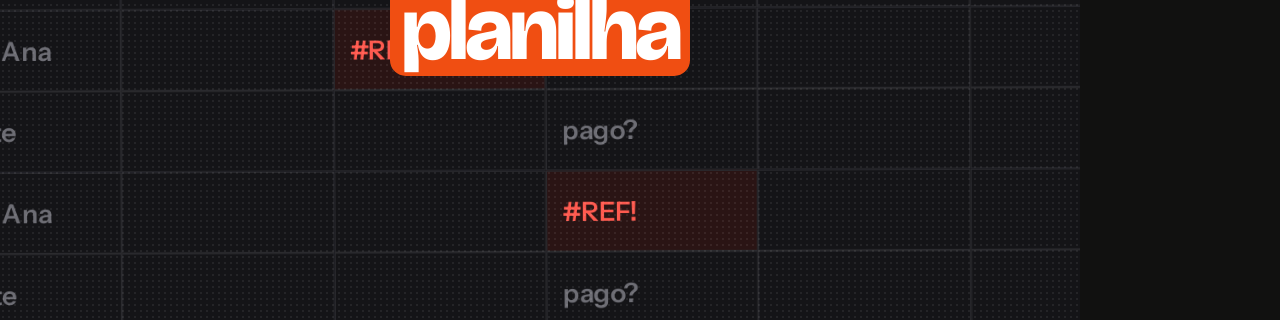
<file: posts/16-reel-gestao/fonte/reel.html>
<!doctype html>
<html lang="pt-BR">
<head>
<meta charset="utf-8">
<title>Reel · Projecta Gestão (narrado)</title>
<link href="https://fonts.googleapis.com/css2?family=Bricolage+Grotesque:opsz,wght@12..96,500;12..96,700;12..96,800&family=Instrument+Sans:wght@400;500;600;700&family=Instrument+Serif:ital@1&display=swap" rel="stylesheet">
<link rel="stylesheet" href="../../../scripts/video/base.css">
<style>
/* Telas reais (capturadas em 2880x1800, dados de demonstração). A câmera é o transform de cada .cena. */
body{background:#0B0B0D}
.fundo{position:absolute;inset:-200px;background:
  radial-gradient(900px 700px at 80% 10%,#F04E1226,transparent 60%),
  radial-gradient(800px 800px at 10% 90%,#1D4ED833,transparent 60%),#0B0B0D}
.gradeF{position:absolute;inset:-200px;opacity:.25;background-image:linear-gradient(#ffffff10 2px,transparent 2px),linear-gradient(90deg,#ffffff10 2px,transparent 2px);background-size:90px 90px}

/* janela da câmera */
.jan{position:absolute;left:40px;top:300px;width:1000px;height:1120px;border-radius:44px;overflow:hidden;background:#EEF2F7;
  box-shadow:0 80px 160px -40px #000,0 0 0 2px #ffffff22;z-index:3}
.cena{position:absolute;left:0;top:0;width:2880px;height:1800px;transform-origin:0 0;opacity:0}
.cena img{position:absolute;left:0;top:0;width:2880px;height:1800px;display:block}
.pill{position:absolute;display:grid;place-items:center;border-radius:999px;font:800 26px/1 "Instrument Sans",sans-serif;letter-spacing:.04em}
.cursor{position:absolute;width:64px;height:80px;z-index:2;filter:drop-shadow(0 8px 10px #0007);transform-origin:8px 6px}
.anel{position:absolute;border:8px solid #F04E12;border-radius:999px;opacity:0;box-shadow:0 0 0 12px #F04E1233}
.varre{position:absolute;left:300px;width:2300px;height:84px;background:#F04E121f;border-left:10px solid #F04E12;opacity:0}

/* planilha do gancho */
.plan{position:absolute;left:-40px;top:220px;width:1160px;display:grid;grid-template-columns:repeat(6,1fr);gap:0;z-index:2}
.plan i{height:74px;border:1.5px solid #2a2a2e;background:#141417;color:#6d6d74;font:600 24px/74px "Instrument Sans",sans-serif;font-style:normal;padding-left:14px;white-space:nowrap;overflow:hidden}
.plan i.r{color:#ff5a4f;background:#2a1414}
.plan i.h{background:#1c1c20;color:#9a9aa2;font-weight:700}

/* textos */
.titulo{position:absolute;left:64px;right:64px;top:170px;font-family:var(--display);font-weight:800;font-size:64px;line-height:1;letter-spacing:-.045em;z-index:6;color:#fff}
.titulo em{font-size:1.05em}
.leg{position:absolute;left:40px;right:40px;top:1500px;height:260px;z-index:8;display:flex;align-items:center;justify-content:center}
.chunk{position:absolute;left:0;right:0;text-align:center;font-family:var(--display);font-weight:800;font-size:88px;line-height:1.05;letter-spacing:-.045em;color:#fff;opacity:0;
  text-shadow:0 6px 24px #000c}
.chunk b{display:inline-block;font-weight:800;padding:0 .12em;border-radius:.18em;margin:0 .02em}
.chunk b.on{background:var(--hl,#F04E12);color:#fff;text-shadow:none}
.selo{position:absolute;left:72px;top:96px;display:flex;gap:14px;align-items:center;z-index:6;font:700 26px "Instrument Sans";color:#bbb;letter-spacing:.02em}
.selo span{width:14px;height:14px;border-radius:50%;background:#ff3b30;box-shadow:0 0 0 6px #ff3b3033}
.rod{position:absolute;left:0;right:0;bottom:70px;text-align:center;font-size:24px;color:#8a8a92;z-index:6}

/* marca e CTA */
.marcaG{position:absolute;left:0;right:0;top:640px;text-align:center;z-index:7;opacity:0}
.marcaG h2{font-family:var(--display);font-weight:800;font-size:150px;letter-spacing:-.06em;line-height:.9;color:#fff}
.marcaG h2 em{display:block;font-size:.8em}
.marcaG p{margin-top:36px;font-size:40px;color:#c9c9cf}
.cta{position:absolute;inset:0;background:#F04E12;z-index:7;clip-path:circle(0% at 50% 60%)}
.cta h2{position:absolute;left:72px;right:72px;top:420px;font-family:var(--display);font-weight:800;font-size:132px;line-height:.92;letter-spacing:-.055em;color:#111}
.cta .bio{position:absolute;left:72px;top:1000px;font-family:var(--display);font-weight:800;font-size:96px;letter-spacing:-.04em;color:#fff;display:flex;gap:26px;align-items:center}
.cta .seta{display:inline-block}
.cta .arroba{position:absolute;left:72px;top:1140px;font-size:40px;font-weight:600;color:#111}
.mini{position:absolute;width:520px;height:325px;border-radius:24px;overflow:hidden;box-shadow:0 40px 80px -20px #000;opacity:0;z-index:4}
.mini img{width:100%;height:100%;object-fit:cover;display:block}
</style>
</head>
<body>
<div class="palco">
  <div class="mundo" id="mundo">
    <div class="fundo"></div><div class="gradeF" id="gradeF"></div>
    <div class="plan" id="plan"></div>
    <div class="mini" id="m1"><img src="telas/clients.png" alt=""></div>
    <div class="mini" id="m2"><img src="telas/projects.png" alt=""></div>
    <div class="mini" id="m3"><img src="telas/financeiro-grafico.png" alt=""></div>
    <div class="jan" id="jan">
      <div class="cena" id="c-dash"><img src="telas/dashboard.png" alt=""></div>
      <div class="cena" id="c-orc"><img src="telas/budgets.png" alt="">
        <div class="pill" id="pAprov" style="left:1866px;top:1578px;width:226px;height:52px;background:#DCFCE7;color:#15803D;border:2px solid #BBF7D0">APROVADO</div>
        <div class="pill" id="pProj" style="left:1866px;top:1578px;width:226px;height:52px;background:#DBEAFE;color:#1D4ED8;border:2px solid #BFDBFE;opacity:0">PROJETO</div>
        <div class="anel" id="anelOrc" style="left:1856px;top:1560px;width:246px;height:90px"></div>
        <svg class="cursor" id="cur" style="left:2300px;top:1900px" viewBox="0 0 32 40"><path d="M3 2 L3 32 L11 25 L16 37 L21 35 L16 23 L27 23 Z" fill="#111" stroke="#fff" stroke-width="2.4" stroke-linejoin="round"/></svg>
      </div>
      <div class="cena" id="c-proj"><img src="telas/projeto.png" alt="">
        <div style="position:absolute;left:540px;top:398px;width:1030px;height:22px;background:#F1F5F9;border-radius:11px;overflow:hidden">
          <div id="barra" style="height:100%;width:0;background:#0F172A;border-radius:11px"></div></div>
        <div class="anel" id="anelSt" style="left:2010px;top:1452px;width:150px;height:72px"></div>
        <div class="anel" id="anelPr" style="left:2150px;top:1452px;width:200px;height:72px"></div>
      </div>
      <div class="cena" id="c-fin"><img src="telas/financeiro-grafico.png" alt="">
        <div class="anel" id="anelEn" style="left:2120px;top:1315px;width:180px;height:64px"></div>
        <div class="anel" id="anelSa" style="left:2290px;top:1315px;width:140px;height:64px"></div>
        <div class="anel" id="anelMes" style="left:575px;top:480px;width:470px;height:80px"></div>
      </div>
      <div class="cena" id="c-aud"><img src="telas/auditoria.png" alt=""><div class="varre" id="varre" style="top:600px"></div></div>
    </div>
  </div>
  <div class="selo" id="selo"><span></span>TELAS REAIS DO SISTEMA</div>
  <p class="titulo" id="titulo"></p>
  <div class="leg" id="leg"></div>
  <div class="marcaG" id="marcaG"><h2>Projecta <em>Gestão</em></h2><p>Feito para escritório técnico · Lages, SC</p></div>
  <div class="cta" id="cta"><h2>Agende uma demonstração gratuita.</h2><div class="bio">Link na bio <span class="seta" id="seta">↓</span></div><div class="arroba">@projectatech</div></div>
  <div class="rod" id="rod">Dados de demonstração · animação ilustrativa</div>
  <div class="grao"></div>
</div>
<script src="https://cdn.jsdelivr.net/npm/gsap@3.12.5/dist/gsap.min.js"></script>
<script src="legendas.js"></script>
<script>
const LEG = window.LEG;
const W = 1000, H = 1120;
// câmera: centraliza o ponto (x,y) da tela original na janela, com zoom z
// início da palavra n (contando do 1) que contém "w", na fala f
const at = (f, w) => LEG.find((x) => x.fala === f && x.w.toLowerCase().startsWith(w)).s;
const cam = (x, y, z, dx = 0, dy = 0) => ({ x: W / 2 - x * z + dx, y: H / 2 - y * z + dy, scale: z });

function legendas(tl) {
  // agrupa em blocos de até 3 palavras, quebrando na pontuação
  const blocos = []; let b = [];
  LEG.forEach((w, i) => {
    b.push(w);
    const prox = LEG[i + 1];
    if (b.length === 3 || /[,.?!:]$/.test(w.w) || !prox || prox.fala !== w.fala) { blocos.push(b); b = []; }
  });
  const box = document.getElementById("leg");
  blocos.forEach((bl, k) => {
    const el = document.createElement("div");
    el.className = "chunk";
    el.innerHTML = bl.map((w) => `<b>${w.w.replace(/[,.?!:]$/, "")}</b>`).join(" ");
    box.appendChild(el);
    const ini = bl[0].s - 0.04, fim = (blocos[k + 1] && blocos[k + 1][0].s - 0.04 < bl.at(-1).e + 0.5) ? blocos[k + 1][0].s - 0.04 : bl.at(-1).e + 0.25;
    tl.fromTo(el, { opacity: 0, y: 40, scale: .86 }, { opacity: 1, y: 0, scale: 1, duration: .16, ease: "back.out(2.4)" }, ini)
      .set(el, { opacity: 0 }, fim);
    [...el.children].forEach((c, j) => {
      tl.set(c, { className: "on" }, bl[j].s).set(c, { className: "" }, bl[j].e)
        .fromTo(c, { scale: 1.12 }, { scale: 1, duration: .18, ease: "power2.out" }, bl[j].s);
    });
  });
}

window.montar = (tl) => {
  // ---------- 0–3,1 s: gancho, a planilha ----------
  const plan = document.getElementById("plan");
  const txt = ["A","B","C","D","E","F"].map((l) => `<i class="h">${l}</i>`).join("") +
    Array.from({ length: 6 * 21 }, (_, i) => {
      const r = [7, 15, 22, 34, 41, 53, 60, 71, 88, 95, 104, 117];
      const v = ["Cliente", "Obra 23", "FINAL_v3", "pago?", "12/03", "R$ ?", "ver c/ Ana", "prazo", "OK", "atrasou", "copiar", "aba 4"][i % 12];
      return r.includes(i) ? `<i class="r">#REF!</i>` : `<i>${i % 3 ? "" : v}</i>`;
    }).join("");
  plan.innerHTML = txt;
  const celulas = plan.querySelectorAll("i");
  const titulo = document.getElementById("titulo");
  titulo.innerHTML = `Ainda controla obra em <em>planilha?</em>`;
  tl.from(celulas, { opacity: 0, duration: .25, stagger: { each: .006, from: "random" } }, 0)
    .fromTo("#plan", { scale: 1.25, rotate: -4 }, { scale: 1, rotate: 0, duration: 3, ease: "power1.inOut" }, 0)
    .from(titulo, { y: 60, opacity: 0, duration: .5, ease: "back.out(1.8)" }, .25)
    .to(plan.querySelectorAll(".r"), { backgroundColor: "#ff3b30", color: "#fff", duration: .12, stagger: .12, yoyo: true, repeat: 1 }, 1.3)
    .to("#plan", { x: "+=8", duration: .05, repeat: 9, yoyo: true, ease: "none" }, 2.45)
    // explode na virada da batida
    .to(celulas, { x: () => gsap.utils.random(-900, 900), y: () => gsap.utils.random(-1400, 1400), rotate: () => gsap.utils.random(-180, 180),
      opacity: 0, duration: .7, ease: "power3.in", stagger: { each: .001, from: "center" } }, 2.95)
    .to(titulo, { opacity: 0, y: -40, duration: .25 }, 2.95)

  // ---------- 3,1 s: "Olha isso" — a janela entra com força ----------
    .set("#c-dash", { opacity: 1, ...cam(1440, 900, W / 2880) }, 0)
    .fromTo("#jan", { scale: 2.4, rotateX: 35, rotateZ: -8, opacity: 0, y: 300 }, { scale: 1, rotateX: 0, rotateZ: 0, opacity: 1, y: 0, duration: .75, ease: "expo.out" }, 3.08)
    .fromTo("#mundo", { scale: 1.08 }, { scale: 1, duration: .6, ease: "power2.out" }, 3.1)
    .from("#selo", { opacity: 0, x: -30, duration: .4 }, 3.3)
    .from("#rod", { opacity: 0, duration: .4 }, 3.5)

  // ---------- 4,2–7,3 s: dashboard — cliente, orçamento, projeto ----------
    .to("#c-dash", { ...cam(831, 470, 1.25), duration: .45, ease: "power3.inOut" }, at(3, "cliente") - .2)
    .to("#c-dash", { ...cam(1411, 470, 1.25), duration: .35, ease: "power3.inOut" }, at(3, "orçamento") - .15)
    .to("#c-dash", { ...cam(1990, 470, 1.25), duration: .35, ease: "power3.inOut" }, at(3, "projeto") - .15)
    .to("#c-dash", { ...cam(1600, 900, 0.62), duration: .6, ease: "power3.inOut" }, at(3, "tudo") - .1)

  // ---------- 7,35–9,6 s: orçamento aprovado vira projeto ----------
    .to("#c-dash", { y: "-=900", opacity: 0, duration: .3, ease: "power2.in" }, 7.2)
    .fromTo("#c-orc", { opacity: 1, ...cam(1950, 1100, 0.55, 0, 900) }, { immediateRender: false, ...cam(1950, 1100, 0.55), duration: .45, ease: "power3.out" }, 7.3)
    .to("#c-orc", { ...cam(1950, 1420, 1.15), duration: .8, ease: "power3.inOut" }, 7.8)
    .to("#cur", { left: 1960, top: 1596, duration: .55, ease: "power2.inOut" }, 8.15)
    .to("#cur", { scale: .85, duration: .08, yoyo: true, repeat: 1 }, 8.72)
    .to("#pAprov", { scale: 0, opacity: 0, duration: .18, ease: "back.in(2)" }, 8.78)
    .fromTo("#pProj", { scale: 0, opacity: 0 }, { scale: 1, opacity: 1, duration: .35, ease: "back.out(3)" }, 8.92)
    .fromTo("#anelOrc", { scale: .6, opacity: 1 }, { immediateRender: false, scale: 1.6, opacity: 0, duration: .7, ease: "power2.out" }, 8.92)

  // ---------- 9,9–12,5 s: dentro do projeto ----------
    .to("#c-orc", { x: "-=1100", opacity: 0, duration: .3, ease: "power2.in" }, 9.75)
    .fromTo("#c-proj", { opacity: 1, ...cam(1060, 420, 0.95, 1100, 0) }, { immediateRender: false, ...cam(1060, 420, 0.95), duration: .4, ease: "power3.out" }, 9.85)
    .fromTo("#barra", { width: "0%" }, { width: "72%", duration: 1.1, ease: "power2.out" }, 10.0)
    .to("#c-proj", { ...cam(1960, 1330, 1.05), duration: .8, ease: "power3.inOut" }, 10.9)
    .fromTo("#anelSt", { opacity: 0, scale: 1.4 }, { opacity: 1, scale: 1, duration: .3, ease: "back.out(2)" }, at(5, "status") - .05)
    .fromTo("#anelPr", { opacity: 0, scale: 1.4 }, { opacity: 1, scale: 1, duration: .3, ease: "back.out(2)" }, at(5, "prazo") - .05)

  // ---------- 12,8–16,4 s: financeiro ----------
    .to("#c-proj", { y: "+=1100", opacity: 0, duration: .3, ease: "power2.in" }, 12.65)
    .fromTo("#c-fin", { opacity: 1, ...cam(2282, 1060, 0.7, 0, -1100), rotate: -8 }, { immediateRender: false, ...cam(2282, 1060, 0.7), rotate: 0, duration: .45, ease: "power3.out" }, 12.75)
    .to("#c-fin", { ...cam(2282, 1150, 1.05), duration: 1.2, ease: "power2.inOut" }, 13.2)
    .fromTo("#anelEn", { opacity: 0, scale: 1.4 }, { opacity: 1, scale: 1, duration: .3, ease: "back.out(2)" }, at(6, "entra") - .05)
    .fromTo("#anelSa", { opacity: 0, scale: 1.4 }, { opacity: 1, scale: 1, duration: .3, ease: "back.out(2)" }, at(6, "sai") - .05)
    .to("#c-fin", { ...cam(820, 520, 1.05), duration: .6, ease: "power3.inOut" }, 15.25)
    .fromTo("#anelMes", { opacity: 0, scale: 1.3 }, { opacity: 1, scale: 1, duration: .3, ease: "back.out(2)" }, 15.6)

  // ---------- 16,6–19,2 s: auditoria ----------
    .to("#c-fin", { opacity: 0, duration: .25, ease: "power2.in" }, 16.45)
    .fromTo("#c-aud", { opacity: 1, ...cam(1300, 950, 0.45) }, { immediateRender: false, ...cam(1350, 860, 0.62), duration: .5, ease: "power3.out" }, 16.55)
    .set("#varre", { opacity: 1 }, 17.0)
    .fromTo("#varre", { top: 600 }, { top: 1340, duration: 1.8, ease: "steps(8)" }, 17.0)

  // ---------- 19,5–23,7 s: marca ----------
    .to("#jan", { scale: .5, y: -380, rotateZ: -6, opacity: 0, duration: .5, ease: "power3.in" }, 19.25)
    .to(["#selo", "#rod"], { opacity: 0, duration: .3 }, 19.3)
    .fromTo("#m1", { opacity: 0, x: -200, y: 260, rotate: -14, left: 40, top: 160 }, { opacity: .9, x: 0, y: 0, rotate: -10, duration: .6, ease: "expo.out" }, 19.45)
    .fromTo("#m2", { opacity: 0, x: 200, y: 200, rotate: 12, left: 540, top: 300 }, { opacity: .9, x: 0, y: 0, rotate: 8, duration: .6, ease: "expo.out" }, 19.55)
    .fromTo("#m3", { opacity: 0, y: 300, rotate: 6, left: 300, top: 1180 }, { opacity: .9, y: 0, rotate: -4, duration: .6, ease: "expo.out" }, 19.65)
    .fromTo("#marcaG", { opacity: 0, scale: 1.4 }, { opacity: 1, scale: 1, duration: .5, ease: "expo.out" }, 19.5)
    .to(["#m1", "#m2", "#m3"], { y: "-=60", duration: 4, ease: "none" }, 19.9)

  // ---------- 23,9 s: CTA ----------
    .to("#cta", { clipPath: "circle(150% at 50% 60%)", duration: .6, ease: "power3.in" }, 23.75)
    .set("#leg", { "--hl": "#111" }, 23.9)
    .from(".cta h2", { y: 80, opacity: 0, duration: .5, ease: "back.out(1.6)" }, 24.1)
    .from(".cta .bio", { y: 60, opacity: 0, duration: .45, ease: "back.out(1.6)" }, 25.7)
    .to("#seta", { y: 26, duration: .3, yoyo: true, repeat: 5, ease: "sine.inOut" }, 26.0)
    .from(".cta .arroba", { opacity: 0, duration: .4 }, 26.1)
    .to({}, { duration: .1 }, 27.5);

  legendas(tl);
};
</script>
<script src="../../../scripts/video/kit.js"></script>
</body>
</html>
</file>
<file: scripts/video/base.css>
/* Base visual dos vídeos (mesma marca dos carrosséis e stories) */
:root{--paper:#F3F1EA;--stone:#E7E4DA;--ink:#111110;--muted:#8C877C;--accent:#F04E12;--ok:#1F7A4D;
  --display:"Bricolage Grotesque",system-ui,sans-serif;--sans:"Instrument Sans",system-ui,sans-serif;--serif:"Instrument Serif",Georgia,serif}
*{box-sizing:border-box;margin:0;padding:0}
html,body{width:1080px;height:1920px;overflow:hidden;background:var(--ink)}
body{font-family:var(--sans);color:var(--paper);-webkit-font-smoothing:antialiased}
.palco{position:relative;width:1080px;height:1920px;overflow:hidden}
.mundo{position:absolute;inset:0;transform-origin:50% 50%;will-change:transform}
.grao{position:absolute;inset:0;pointer-events:none;opacity:.07;
  background-image:radial-gradient(#fff 1px,transparent 1px);background-size:6px 6px}
em{font-family:var(--serif);font-style:italic;font-weight:400;color:var(--accent)}
.w{display:inline-block;will-change:transform,opacity}
.marca{position:absolute;left:72px;top:84px;font-family:var(--display);font-weight:700;font-size:34px;letter-spacing:-.04em;z-index:5}
.marca i{color:var(--accent);font-style:normal}
.ilus{position:absolute;right:72px;top:92px;font-size:22px;letter-spacing:.04em;color:var(--muted);z-index:5}
.rodape{position:absolute;left:0;right:0;bottom:96px;text-align:center;font-size:26px;color:var(--muted);z-index:5}
</file>
